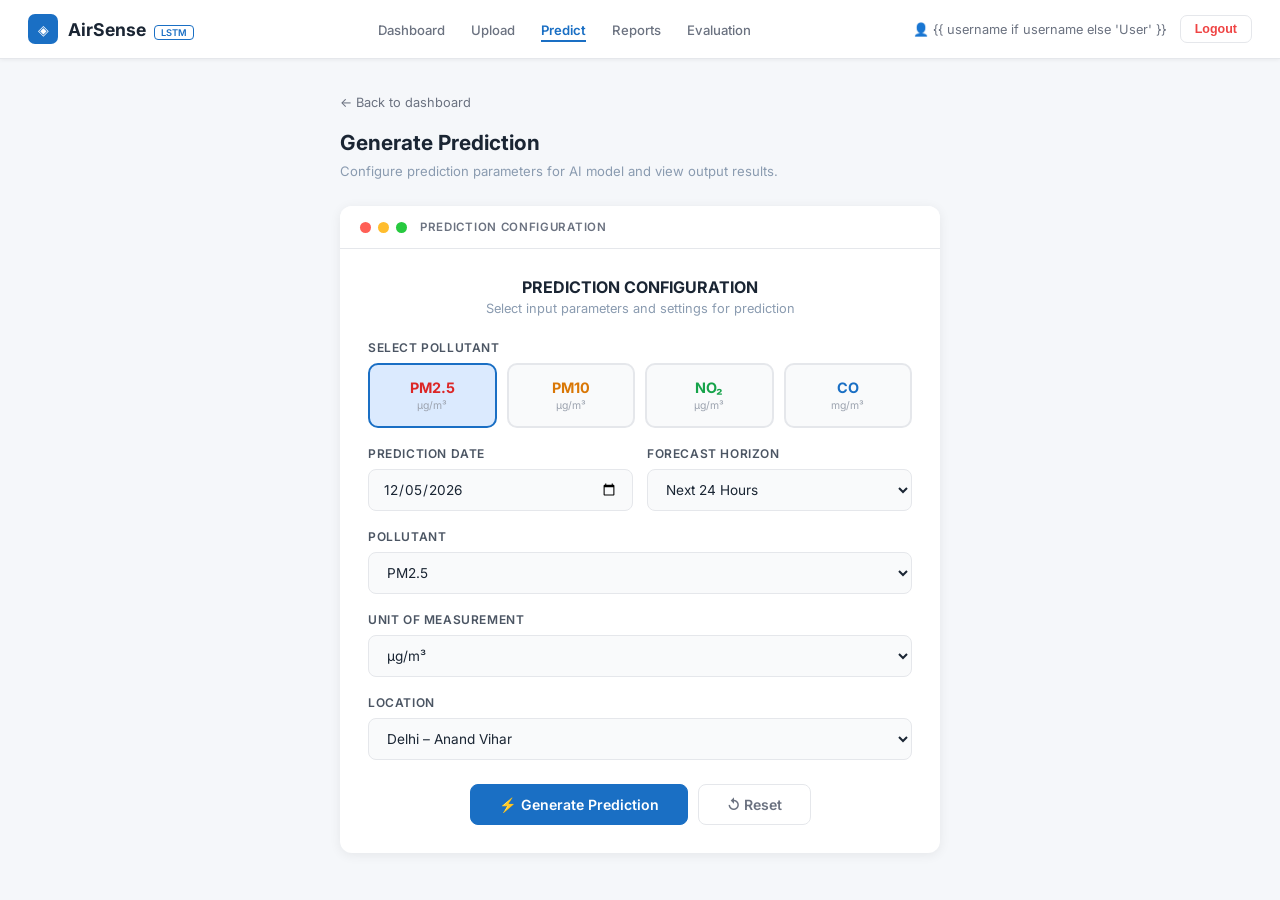
<file: air_pollution_forecasting/templates/predict.html>
<!DOCTYPE html>
<html lang="en">
<head>
<meta charset="UTF-8">
<meta name="viewport" content="width=device-width, initial-scale=1.0">
<title>AirSense – Predict</title>
<link href="https://fonts.googleapis.com/css2?family=Inter:wght@300;400;500;600;700&display=swap" rel="stylesheet">
<style>
*,*::before,*::after{box-sizing:border-box;margin:0;padding:0}
body{background:#F5F7FA;font-family:'Inter',sans-serif;min-height:100vh}
.header{background:#fff;border-bottom:1px solid #E5E7EB;padding:14px 28px;display:flex;align-items:center;justify-content:space-between;box-shadow:0 1px 4px rgba(0,0,0,0.06)}
.logo{display:flex;align-items:center;gap:10px}
.logo-icon{width:30px;height:30px;background:#1A6FC4;border-radius:7px;display:flex;align-items:center;justify-content:center;color:#fff;font-size:0.9rem}
.logo-name{font-size:1.1rem;font-weight:700;color:#1A2533}
.logo-badge{font-size:0.58rem;font-weight:600;color:#1A6FC4;border:1.5px solid #1A6FC4;padding:1px 6px;border-radius:4px;margin-left:4px}
.nav a{color:#6B7280;text-decoration:none;font-size:0.82rem;font-weight:500;margin-left:22px;transition:color 0.15s}
.nav a:hover,.nav a.active{color:#1A6FC4}
.nav a.active{font-weight:600;border-bottom:2px solid #1A6FC4;padding-bottom:2px}
.logout-btn{background:none;border:1.5px solid #E5E7EB;color:#EF4444;font-size:0.78rem;font-weight:600;padding:6px 14px;border-radius:7px;cursor:pointer;margin-left:14px}
.logout-btn:hover{background:#FEF2F2}
.wrap{max-width:640px;margin:0 auto;padding:36px 20px}
.back{display:flex;align-items:center;gap:6px;font-size:0.8rem;color:#6B7280;text-decoration:none;margin-bottom:20px}
.back:hover{color:#1A6FC4}
.page-title{font-size:1.3rem;font-weight:700;color:#1A2533;margin-bottom:6px}
.page-sub{font-size:0.82rem;color:#8A9BB0;margin-bottom:24px;line-height:1.6}
.card{background:#fff;border-radius:12px;box-shadow:0 2px 12px rgba(0,0,0,0.07);overflow:hidden}
.card-top{background:#fff;border-bottom:1px solid #E5E7EB;padding:14px 20px;display:flex;align-items:center;gap:7px}
.dot{width:11px;height:11px;border-radius:50%}
.top-title{font-size:0.72rem;font-weight:600;color:#6B7280;margin-left:6px;letter-spacing:0.06em}
.card-body{padding:28px}
.form-title{font-size:1rem;font-weight:700;color:#1A2533;text-align:center;margin-bottom:4px}
.form-sub{font-size:0.8rem;color:#8A9BB0;text-align:center;margin-bottom:24px}
.alert{font-size:0.78rem;padding:10px 14px;border-radius:8px;margin-bottom:14px;display:none}
.alert.show{display:block}
.alert-err{background:#FEF2F2;border:1px solid #FECACA;color:#DC2626}
.alert-ok{background:#F0FDF4;border:1px solid #BBF7D0;color:#16A34A}
.field{margin-bottom:18px}
.field label{display:block;font-size:0.75rem;font-weight:600;color:#4B5563;letter-spacing:0.05em;margin-bottom:8px;text-transform:uppercase}
.field select,.field input{width:100%;background:#F9FAFB;border:1.5px solid #E5E7EB;border-radius:8px;padding:11px 14px;font-size:0.85rem;color:#1A2533;font-family:'Inter',sans-serif;outline:none;transition:border-color 0.15s}
.field select:focus,.field input:focus{border-color:#1A6FC4;background:#fff}
.field-row{display:grid;grid-template-columns:1fr 1fr;gap:14px}
.poll-grid{display:grid;grid-template-columns:repeat(4,1fr);gap:10px;margin-bottom:18px}
.p-card{background:#F9FAFB;border:2px solid #E5E7EB;border-radius:10px;padding:14px 8px;text-align:center;cursor:pointer;transition:all 0.15s}
.p-card:hover{border-color:#93C5FD;background:#EFF6FF}
.p-card.sel{border-color:#1A6FC4;background:#DBEAFE}
.p-name{font-size:0.9rem;font-weight:700;margin-bottom:3px}
.p-unit{font-size:0.65rem;color:#9CA3AF}
.pm25{color:#DC2626}.pm10{color:#D97706}.no2c{color:#16A34A}.coc{color:#1A6FC4}
.btns{display:flex;gap:10px;justify-content:center;margin-top:24px}
.btn{padding:11px 28px;font-family:'Inter',sans-serif;font-size:0.88rem;font-weight:600;border-radius:8px;cursor:pointer;border:1.5px solid;transition:all 0.15s;display:flex;align-items:center;gap:6px}
.btn-p{background:#1A6FC4;color:#fff;border-color:#1A6FC4}
.btn-p:hover{background:#155A9E}
.btn-p:disabled{opacity:0.5;cursor:not-allowed}
.btn-r{background:#fff;color:#6B7280;border-color:#E5E7EB}
.btn-r:hover{border-color:#EF4444;color:#EF4444}
.loading{display:none;text-align:center;padding:16px;font-size:0.82rem;color:#1A6FC4;font-weight:500}
.spinner{display:inline-block;width:18px;height:18px;border:2px solid #BFDBFE;border-top-color:#1A6FC4;border-radius:50%;animation:spin 0.8s linear infinite;margin-right:6px;vertical-align:middle}
@keyframes spin{to{transform:rotate(360deg)}}
.result-box{display:none;margin-top:20px;background:#EFF6FF;border:1px solid #BFDBFE;border-radius:10px;padding:22px}
.result-title{font-size:0.72rem;font-weight:700;color:#1A6FC4;letter-spacing:0.1em;margin-bottom:14px;text-align:center;text-transform:uppercase}
.result-val{font-size:2.6rem;font-weight:700;color:#1A2533;text-align:center;line-height:1}
.result-unit{font-size:0.78rem;color:#9CA3AF;text-align:center;margin:4px 0 14px}
.result-aqi{text-align:center;font-size:0.9rem;font-weight:600;padding:8px 16px;border-radius:20px;margin-bottom:14px;display:inline-block;width:100%}
.rrows{border-top:1px solid #DBEAFE;padding-top:12px}
.rrow{display:flex;justify-content:space-between;font-size:0.78rem;padding:5px 0;border-bottom:1px solid #EFF6FF}
.rrow:last-child{border-bottom:none}
.rk{color:#9CA3AF}.rv{color:#374151;font-weight:500}
.res-btns{display:flex;gap:10px;margin-top:14px;justify-content:center}
.explanation{margin-top:16px;padding:14px;background:#EFF6FF;border:1px solid #BFDBFE;border-radius:8px;font-size:0.78rem;color:#6B7280;line-height:1.7}
.explanation strong{color:#374151}
</style>
</head>
<body>
<div class="header">
  <div class="logo">
    <div class="logo-icon">◈</div>
    <span class="logo-name">AirSense <span class="logo-badge">LSTM</span></span>
  </div>
  <div class="nav">
    <a href="/dashboard">Dashboard</a>
    <a href="/upload">Upload</a>
    <a href="/predict" class="active">Predict</a>
    <a href="/report">Reports</a>
    <a href="/evaluation">Evaluation</a>
  </div>
  <div style="display:flex;align-items:center">
    <span style="font-size:0.8rem;color:#6B7280">👤 {{ username if username else 'User' }}</span>
    <a href="/logout"><button class="logout-btn">Logout</button></a>
  </div>
</div>
<div class="wrap">
  <a href="/dashboard" class="back">← Back to dashboard</a>
  <div class="page-title">Generate Prediction</div>
  <div class="page-sub">Configure prediction parameters for AI model and view output results.</div>
  <div class="card">
    <div class="card-top">
      <div class="dot" style="background:#FF5F56"></div>
      <div class="dot" style="background:#FFBD2E"></div>
      <div class="dot" style="background:#27C93F"></div>
      <span class="top-title">PREDICTION CONFIGURATION</span>
    </div>
    <div class="card-body">
      <div class="form-title">PREDICTION CONFIGURATION</div>
      <div class="form-sub">Select input parameters and settings for prediction</div>
      <div class="alert" id="msg"></div>
      <div class="field">
        <label>SELECT POLLUTANT</label>
        <div class="poll-grid">
          <div class="p-card sel" onclick="selPoll('PM2.5',this)"><div class="p-name pm25">PM2.5</div><div class="p-unit">µg/m³</div></div>
          <div class="p-card" onclick="selPoll('PM10',this)"><div class="p-name pm10">PM10</div><div class="p-unit">µg/m³</div></div>
          <div class="p-card" onclick="selPoll('NO2',this)"><div class="p-name no2c">NO₂</div><div class="p-unit">µg/m³</div></div>
          <div class="p-card" onclick="selPoll('CO',this)"><div class="p-name coc">CO</div><div class="p-unit">mg/m³</div></div>
        </div>
      </div>
      <div class="field-row">
        <div class="field"><label>PREDICTION DATE</label><input type="date" id="pred-date"></div>
        <div class="field"><label>FORECAST HORIZON</label>
          <select id="pred-hrs"><option value="12">Next 12 Hours</option><option value="24" selected>Next 24 Hours</option><option value="48">Next 48 Hours</option></select>
        </div>
      </div>
      <div class="field"><label>POLLUTANT</label>
        <select id="pred-poll"><option>PM2.5</option><option>PM10</option><option>NO2</option><option>CO</option></select>
      </div>
      <div class="field"><label>UNIT OF MEASUREMENT</label>
        <select id="pred-unit"><option>µg/m³</option><option>mg/m³</option></select>
      </div>
      <div class="field"><label>LOCATION</label>
        <select><option>Delhi – Anand Vihar</option><option>Delhi – Connaught Place</option><option>Delhi – Rohini</option></select>
      </div>
      <div class="loading" id="loading"><div class="spinner"></div>Running LSTM model...</div>
      <div class="btns">
        <button class="btn btn-p" id="pred-btn" onclick="runPred()">⚡ Generate Prediction</button>
        <button class="btn btn-r" onclick="resetPred()">↺ Reset</button>
      </div>
      <div class="result-box" id="result-box">
        <div class="result-title">LSTM PREDICTION RESULT</div>
        <div class="result-val" id="r-val">—</div>
        <div class="result-unit" id="r-unit">µg/m³</div>
        <div class="result-aqi" id="r-aqi"></div>
        <div class="rrows">
          <div class="rrow"><span class="rk">Pollutant</span><span class="rv" id="r-poll">—</span></div>
          <div class="rrow"><span class="rk">Prediction Date</span><span class="rv" id="r-date">—</span></div>
          <div class="rrow"><span class="rk">Forecast Horizon</span><span class="rv" id="r-hrs">—</span></div>
          <div class="rrow"><span class="rk">Model</span><span class="rv">LSTM · PyTorch · 2-layer</span></div>
          <div class="rrow"><span class="rk">Health Advisory</span><span class="rv" id="r-adv">—</span></div>
        </div>
        <div class="res-btns">
          <button class="btn btn-p" onclick="window.location='/dashboard'">📊 View Graph</button>
          <button class="btn btn-r" onclick="dlResult()">⬇ Download</button>
        </div>
      </div>
    </div>
  </div>
  
</div>
<script>
let selPollutant='PM2.5';
document.getElementById('pred-date').valueAsDate=new Date();
function selPoll(name,el){
  selPollutant=name;
  document.querySelectorAll('.p-card').forEach(c=>c.classList.remove('sel'));
  el.classList.add('sel');
}
async function runPred(){
  const date=document.getElementById('pred-date').value;
  const hrs=document.getElementById('pred-hrs').value;
  if(!date){showMsg('Please select a prediction date.','err');return;}
  document.getElementById('loading').style.display='block';
  document.getElementById('pred-btn').disabled=true;
  document.getElementById('result-box').style.display='none';
  try{
    const res=await fetch('/api/forecast',{method:'POST',headers:{'Content-Type':'application/json'},body:JSON.stringify({pollutant:selPollutant,steps:parseInt(hrs)})});
    const data=await res.json();
    if(data.predictions&&data.predictions.length>0){showResult(data,date,hrs);}
    else showMsg('Prediction failed. Please try again.','err');
  }catch(e){showMsg('Server error. Make sure app.py is running.','err');}
  finally{document.getElementById('loading').style.display='none';document.getElementById('pred-btn').disabled=false;}
}
function showResult(data,date,hrs){
  const preds=data.predictions;
  const max=Math.max(...preds.map(p=>p.value));
  const cat=preds[0].category;
  const unit=preds[0].unit;
  const adv={Good:'Safe for all activities.',Satisfactory:'Acceptable — sensitive persons take care.',Moderate:'Limit outdoor activities.',Poor:'Reduce prolonged outdoor exertion.',['Very Poor']:'Avoid outdoor — wear mask.',Severe:'Health emergency — stay indoors.'};
  const colors={Good:'#F0FDF4',Satisfactory:'#F7FEE7',Moderate:'#FFFBEB',Poor:'#FFF7ED',['Very Poor']:'#FEF2F2',Severe:'#FDF2F8'};
  const textc={Good:'#16A34A',Satisfactory:'#65A30D',Moderate:'#D97706',Poor:'#EA580C',['Very Poor']:'#DC2626',Severe:'#9D174D'};
  document.getElementById('r-val').textContent=max.toFixed(1);
  document.getElementById('r-unit').textContent=unit;
  document.getElementById('r-poll').textContent=selPollutant;
  document.getElementById('r-date').textContent=date;
  document.getElementById('r-hrs').textContent=hrs+' hours';
  document.getElementById('r-adv').textContent=adv[cat]||'Monitor air quality.';
  const aq=document.getElementById('r-aqi');
  aq.textContent='AQI Category: '+cat;
  aq.style.background=colors[cat]||'#F9FAFB';
  aq.style.color=textc[cat]||'#374151';
  document.getElementById('result-box').style.display='block';
  window._lastPred={pollutant:selPollutant,date,predictions:preds};
}
function dlResult(){
  if(!window._lastPred)return;
  const {pollutant,date,predictions}=window._lastPred;
  let csv='Timestamp,Pollutant,Predicted Value,Unit,AQI,Category\n';
  predictions.forEach(p=>{csv+=`${p.timestamp},${pollutant},${p.value},${p.unit},${p.aqi},${p.category}\n`;});
  const a=document.createElement('a');
  a.href=URL.createObjectURL(new Blob([csv],{type:'text/csv'}));
  a.download=`prediction_${pollutant}_${date}.csv`;a.click();
}
function resetPred(){
  document.getElementById('pred-date').valueAsDate=new Date();
  document.getElementById('pred-hrs').value='24';
  document.getElementById('result-box').style.display='none';
  document.getElementById('msg').className='alert';
}
function showMsg(msg,type){const el=document.getElementById('msg');el.textContent=msg;el.className='alert alert-'+(type==='ok'?'ok':'err')+' show';}
</script>
</body>
</html>
</file>
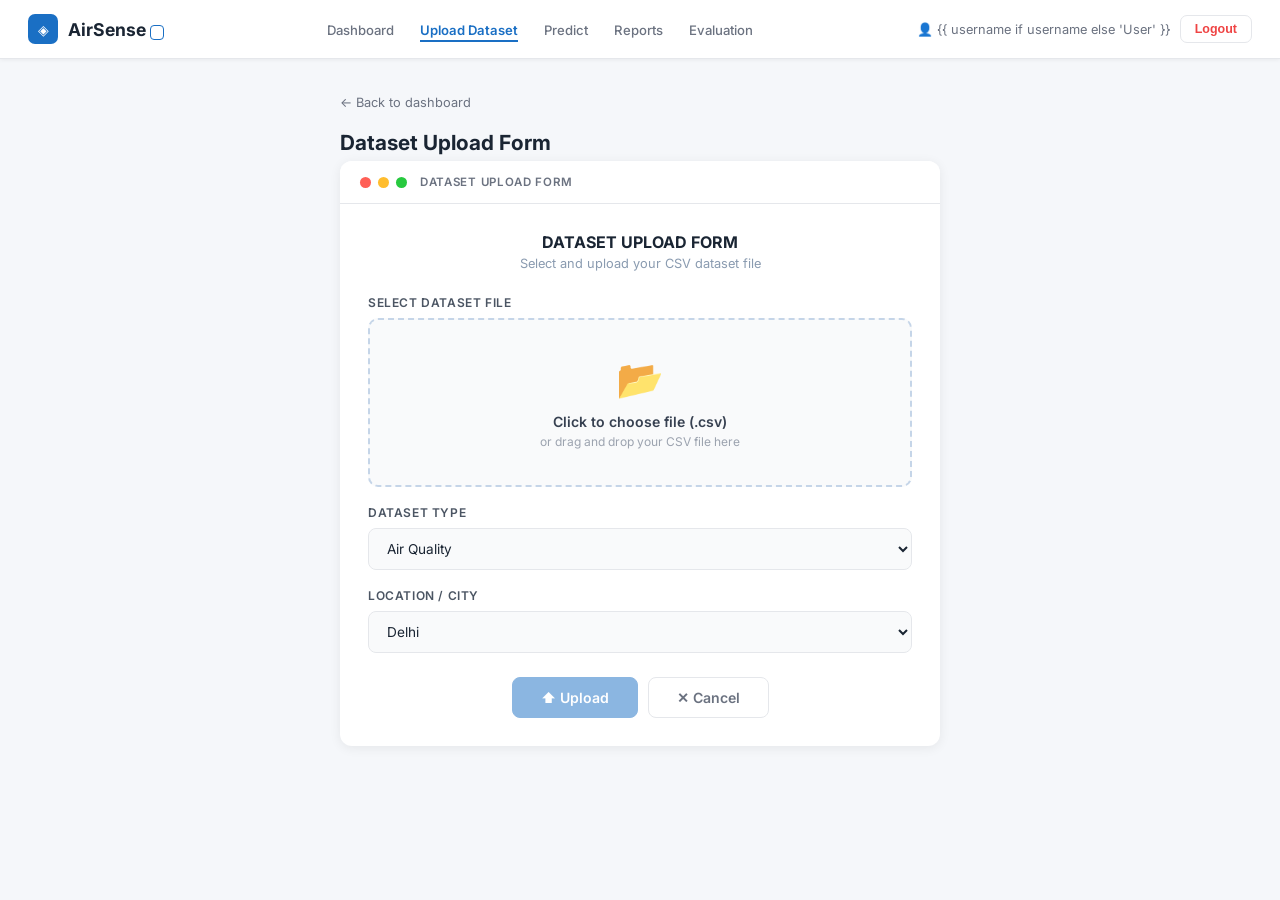
<file: air_pollution_forecasting/templates/upload.html>
<!DOCTYPE html>
<html lang="en">
<head>
<meta charset="UTF-8">
<meta name="viewport" content="width=device-width, initial-scale=1.0">
<title>AirSense – Upload Dataset</title>
<link href="https://fonts.googleapis.com/css2?family=Inter:wght@300;400;500;600;700&display=swap" rel="stylesheet">
<style>
*,*::before,*::after{box-sizing:border-box;margin:0;padding:0}
body{background:#F5F7FA;font-family:'Inter',sans-serif;min-height:100vh}
.header{background:#fff;border-bottom:1px solid #E5E7EB;padding:14px 28px;display:flex;align-items:center;justify-content:space-between;box-shadow:0 1px 4px rgba(0,0,0,0.06)}
.logo{display:flex;align-items:center;gap:10px}
.logo-icon{width:30px;height:30px;background:#1A6FC4;border-radius:7px;display:flex;align-items:center;justify-content:center;color:#fff;font-size:0.9rem}
.logo-name{font-size:1.1rem;font-weight:700;color:#1A2533}
.logo-badge{font-size:0.58rem;font-weight:600;color:#1A6FC4;border:1.5px solid #1A6FC4;padding:1px 6px;border-radius:4px;margin-left:4px}
.nav a{color:#6B7280;text-decoration:none;font-size:0.82rem;font-weight:500;margin-left:22px;transition:color 0.15s}
.nav a:hover,.nav a.active{color:#1A6FC4}
.nav a.active{font-weight:600;border-bottom:2px solid #1A6FC4;padding-bottom:2px}
.user-pill{display:flex;align-items:center;gap:8px;font-size:0.8rem;color:#6B7280;margin-left:22px}
.logout-btn{background:none;border:1.5px solid #E5E7EB;color:#EF4444;font-size:0.78rem;font-weight:600;padding:6px 14px;border-radius:7px;cursor:pointer;margin-left:10px}
.logout-btn:hover{background:#FEF2F2}
.wrap{max-width:640px;margin:0 auto;padding:36px 20px}
.back{display:flex;align-items:center;gap:6px;font-size:0.8rem;color:#6B7280;text-decoration:none;margin-bottom:20px}
.back:hover{color:#1A6FC4}
.page-title{font-size:1.3rem;font-weight:700;color:#1A2533;margin-bottom:6px}
.page-sub{font-size:0.82rem;color:#8A9BB0;margin-bottom:24px;line-height:1.6}
.card{background:#fff;border-radius:12px;box-shadow:0 2px 12px rgba(0,0,0,0.07);overflow:hidden}
.card-top{background:#fff;border-bottom:1px solid #E5E7EB;padding:14px 20px;display:flex;align-items:center;gap:7px}
.dot{width:11px;height:11px;border-radius:50%}
.top-title{font-size:0.72rem;font-weight:600;color:#6B7280;margin-left:6px;letter-spacing:0.06em}
.card-body{padding:28px}
.form-title{font-size:1rem;font-weight:700;color:#1A2533;text-align:center;margin-bottom:4px}
.form-sub{font-size:0.8rem;color:#8A9BB0;text-align:center;margin-bottom:24px}
.alert{font-size:0.78rem;padding:10px 14px;border-radius:8px;margin-bottom:14px;display:none}
.alert.show{display:block}
.alert-err{background:#FEF2F2;border:1px solid #FECACA;color:#DC2626}
.alert-ok{background:#F0FDF4;border:1px solid #BBF7D0;color:#16A34A}
.field{margin-bottom:18px}
.field label{display:block;font-size:0.75rem;font-weight:600;color:#4B5563;letter-spacing:0.05em;margin-bottom:8px;text-transform:uppercase}
.field select{width:100%;background:#F9FAFB;border:1.5px solid #E5E7EB;border-radius:8px;padding:11px 14px;font-size:0.85rem;color:#1A2533;font-family:'Inter',sans-serif;outline:none;cursor:pointer;transition:border-color 0.15s}
.field select:focus{border-color:#1A6FC4;background:#fff}
.drop-zone{border:2px dashed #C5D5E8;border-radius:10px;padding:36px 20px;text-align:center;cursor:pointer;transition:all 0.2s;position:relative;background:#F9FAFB}
.drop-zone:hover,.drop-zone.drag{border-color:#1A6FC4;background:#EEF4FB}
.drop-zone input[type=file]{position:absolute;inset:0;opacity:0;cursor:pointer;width:100%;height:100%}
.dz-icon{font-size:2.4rem;margin-bottom:10px}
.dz-text{font-size:0.88rem;font-weight:600;color:#374151;margin-bottom:4px}
.dz-hint{font-size:0.75rem;color:#9CA3AF}
.dz-selected{font-size:0.8rem;color:#1A6FC4;margin-top:8px;font-weight:600;display:none}
.progress-wrap{display:none;margin-bottom:16px}
.progress-label{display:flex;justify-content:space-between;font-size:0.72rem;color:#6B7280;margin-bottom:6px}
.progress-bar{height:6px;background:#E5E7EB;border-radius:3px;overflow:hidden}
.progress-fill{height:100%;width:0%;background:#1A6FC4;border-radius:3px;transition:width 0.3s}
.file-info{display:none;background:#F9FAFB;border:1px solid #E5E7EB;border-radius:8px;padding:12px 16px;margin-bottom:16px}
.fi-row{display:flex;justify-content:space-between;font-size:0.78rem;padding:4px 0;border-bottom:1px solid #F3F4F6}
.fi-row:last-child{border-bottom:none}
.fi-k{color:#9CA3AF}.fi-v{color:#374151;font-weight:600}
.btns{display:flex;gap:10px;justify-content:center;margin-top:24px}
.btn{padding:11px 28px;font-family:'Inter',sans-serif;font-size:0.88rem;font-weight:600;border-radius:8px;cursor:pointer;border:1.5px solid;transition:all 0.15s;display:flex;align-items:center;gap:6px}
.btn-p{background:#1A6FC4;color:#fff;border-color:#1A6FC4}
.btn-p:hover{background:#155A9E}
.btn-p:disabled{opacity:0.5;cursor:not-allowed}
.btn-r{background:#fff;color:#6B7280;border-color:#E5E7EB}
.btn-r:hover{border-color:#EF4444;color:#EF4444}
.explanation{margin-top:16px;padding:14px;background:#EFF6FF;border:1px solid #BFDBFE;border-radius:8px;font-size:0.78rem;color:#6B7280;line-height:1.7}
.explanation strong{color:#374151}
</style>
</head>
<body>
<div class="header">
  <div class="logo">
    <div class="logo-icon">◈</div>
    <span class="logo-name">AirSense <span class="logo-badge"></span></span>
  </div>
  <div class="nav">
    <a href="/dashboard">Dashboard</a>
    <a href="/upload" class="active">Upload Dataset</a>
    <a href="/predict">Predict</a>
    <a href="/report">Reports</a>
    <a href="/evaluation">Evaluation</a>
  </div>
  <div style="display:flex;align-items:center">
    <div class="user-pill">👤 {{ username if username else 'User' }}</div>
    <a href="/logout"><button class="logout-btn">Logout</button></a>
  </div>
</div>
<div class="wrap">
  <a href="/dashboard" class="back">← Back to dashboard</a>
  <div class="page-title">Dataset Upload Form</div>
  
  <div class="card">
    <div class="card-top">
      <div class="dot" style="background:#FF5F56"></div>
      <div class="dot" style="background:#FFBD2E"></div>
      <div class="dot" style="background:#27C93F"></div>
      <span class="top-title">DATASET UPLOAD FORM</span>
    </div>
    <div class="card-body">
      <div class="form-title">DATASET UPLOAD FORM</div>
      <div class="form-sub">Select and upload your CSV dataset file</div>
      <div class="alert" id="msg"></div>
      <div class="field">
        <label>SELECT DATASET FILE</label>
        <div class="drop-zone" id="drop-zone">
          <input type="file" id="file-input" accept=".csv" onchange="fileSelected(this)">
          <div class="dz-icon">📂</div>
          <div class="dz-text">Click to choose file (.csv)</div>
          <div class="dz-hint">or drag and drop your CSV file here</div>
          <div class="dz-selected" id="dz-sel"></div>
        </div>
      </div>
      <div class="field">
        <label>DATASET TYPE</label>
        <select id="dtype"><option>Air Quality</option><option>Weather Data</option><option>Combined (Air Quality + Weather)</option><option>Delhi AQI Dataset</option></select>
      </div>
      <div class="field">
        <label>LOCATION / CITY</label>
        <select id="dloc"><option>Delhi</option><option>Bengaluru</option><option>Mumbai</option><option>Other</option></select>
      </div>
      <div class="progress-wrap" id="pw">
        <div class="progress-label"><span>Uploading...</span><span id="ppct">0%</span></div>
        <div class="progress-bar"><div class="progress-fill" id="pf"></div></div>
      </div>
      <div class="file-info" id="fi">
        <div class="fi-row"><span class="fi-k">File Name</span><span class="fi-v" id="fi-name">—</span></div>
        <div class="fi-row"><span class="fi-k">File Size</span><span class="fi-v" id="fi-size">—</span></div>
        <div class="fi-row"><span class="fi-k">File Type</span><span class="fi-v" id="fi-type">—</span></div>
      </div>
      <div class="btns">
        <button class="btn btn-p" id="up-btn" onclick="doUpload()" disabled>⬆ Upload</button>
        <button class="btn btn-r" onclick="resetForm()">✕ Cancel</button>
      </div>
    </div>
  </div>
  
</div>
<script>
const dz=document.getElementById('drop-zone');
dz.addEventListener('dragover',e=>{e.preventDefault();dz.classList.add('drag');});
dz.addEventListener('dragleave',()=>dz.classList.remove('drag'));
dz.addEventListener('drop',e=>{e.preventDefault();dz.classList.remove('drag');const f=e.dataTransfer.files[0];if(f)processFile(f);});
function fileSelected(input){if(input.files[0])processFile(input.files[0]);}
function processFile(file){
  if(!file.name.endsWith('.csv')){showMsg('Only CSV files are allowed.','err');return;}
  document.getElementById('dz-sel').textContent='✓ '+file.name;
  document.getElementById('dz-sel').style.display='block';
  document.getElementById('fi-name').textContent=file.name;
  document.getElementById('fi-size').textContent=(file.size/1024).toFixed(1)+' KB';
  document.getElementById('fi-type').textContent='text/csv';
  document.getElementById('fi').style.display='block';
  document.getElementById('up-btn').disabled=false;
  hideMsg();
}
function doUpload(){
  const file=document.getElementById('file-input').files[0];
  if(!file){showMsg('Please select a CSV file first.','err');return;}
  document.getElementById('up-btn').disabled=true;
  document.getElementById('pw').style.display='block';
  let pct=0;
  const fill=document.getElementById('pf');
  const pl=document.getElementById('ppct');
  const iv=setInterval(()=>{
    pct+=Math.random()*15;
    if(pct>=100){pct=100;clearInterval(iv);fill.style.width='100%';pl.textContent='100%';
      setTimeout(()=>{document.getElementById('pw').style.display='none';showMsg('Dataset "'+file.name+'" uploaded successfully!','ok');document.getElementById('up-btn').disabled=false;},400);return;}
    fill.style.width=pct.toFixed(0)+'%';pl.textContent=pct.toFixed(0)+'%';
  },120);
}
function resetForm(){
  document.getElementById('file-input').value='';
  document.getElementById('dz-sel').style.display='none';
  document.getElementById('fi').style.display='none';
  document.getElementById('pw').style.display='none';
  document.getElementById('pf').style.width='0%';
  document.getElementById('up-btn').disabled=true;
  hideMsg();
}
function showMsg(msg,type){const el=document.getElementById('msg');el.textContent=msg;el.className='alert alert-'+(type==='ok'?'ok':'err')+' show';}
function hideMsg(){const el=document.getElementById('msg');el.className='alert';el.textContent='';}
</script>
</body>
</html>
</file>
